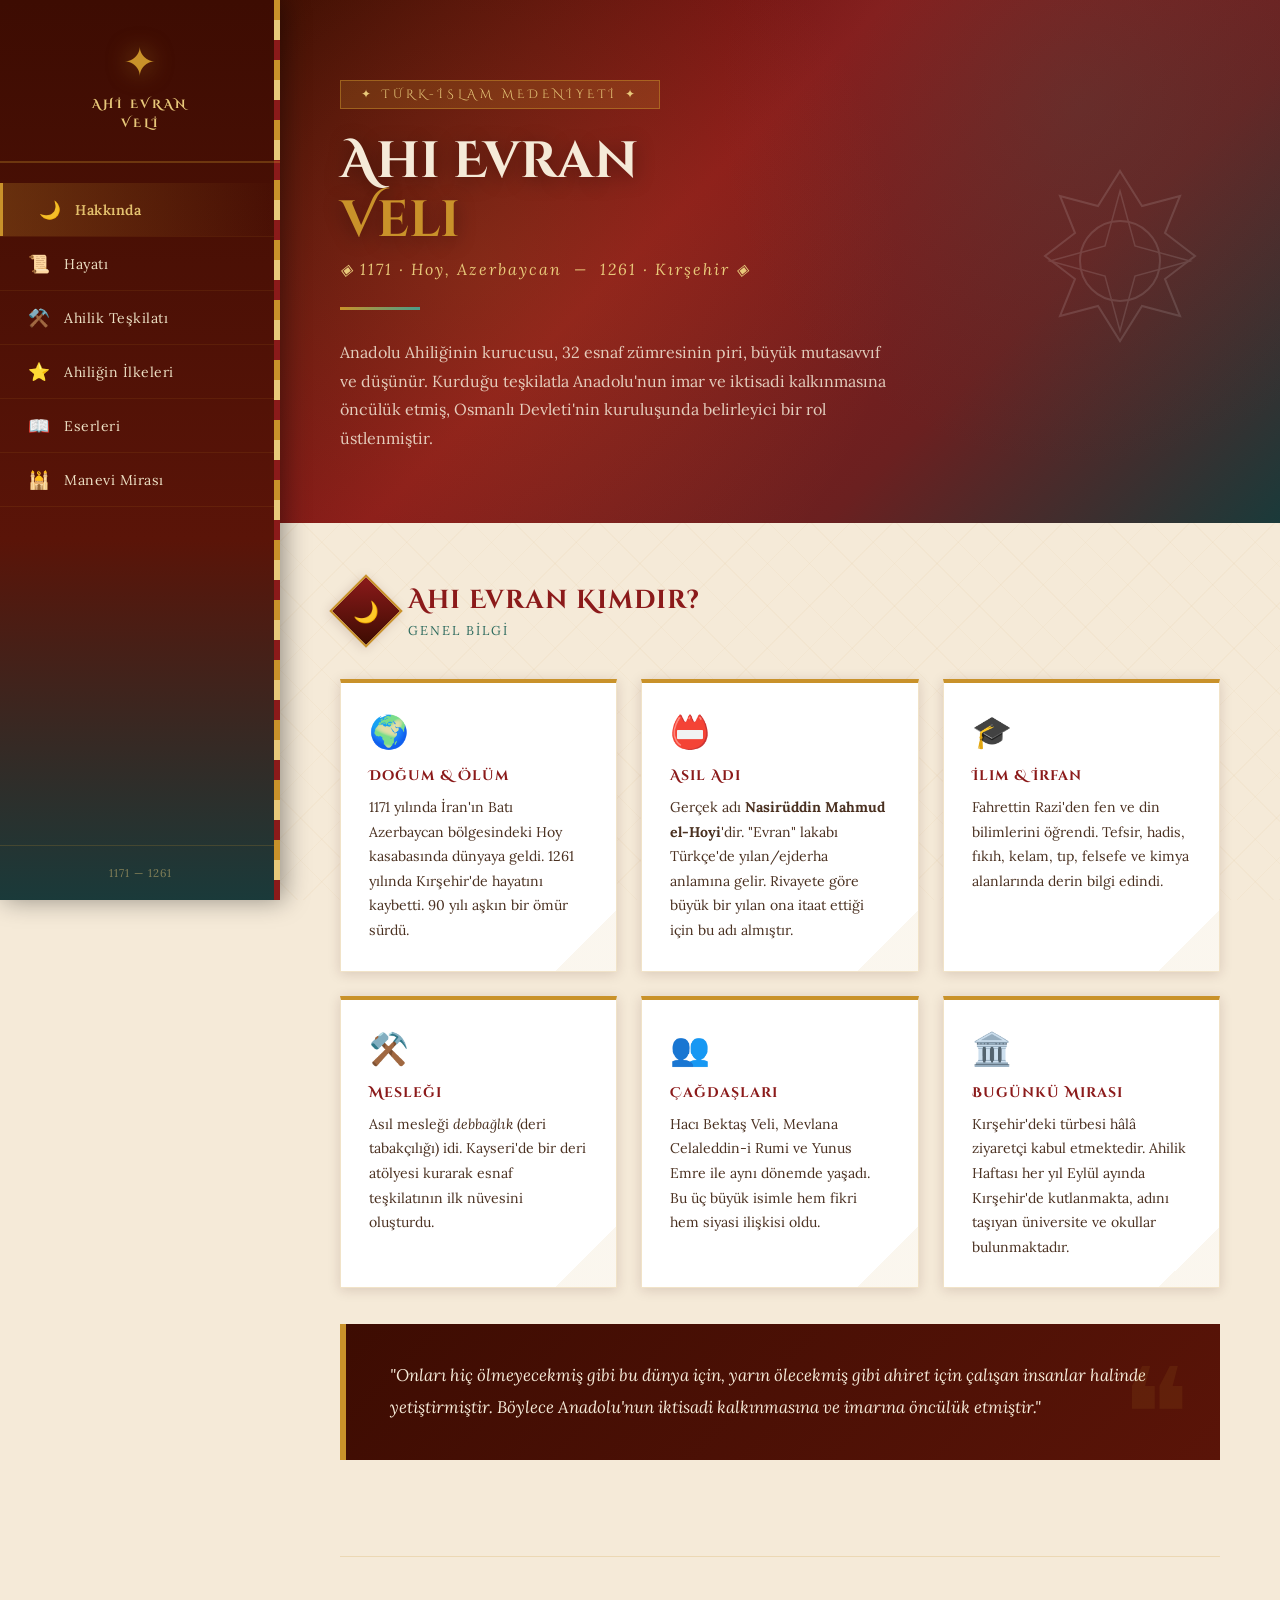
<file: ahi_evran (1).html>
<!DOCTYPE html>
<html lang="tr">
<head>
  <meta charset="UTF-8" />
  <meta name="viewport" content="width=device-width, initial-scale=1.0" />
  <title>Ahi Evran — Ahilik Teşkilatının Kurucusu</title>
  <style>
@import url('https://fonts.googleapis.com/css2?family=Cinzel+Decorative:wght@400;700;900&family=Lora:ital,wght@0,400;0,600;1,400&display=swap');

:root {
  --deep-maroon: #3d0c02;
  --rich-crimson: #8b1a1a;
  --warm-gold: #c9922a;
  --pale-gold: #e8c97a;
  --ivory: #f5ead8;
  --parchment: #ede0c4;
  --dark-teal: #1a3a3a;
  --teal: #2e6b5e;
  --light-teal: #4a9e8a;
  --sidebar-width: 280px;
  --shadow-heavy: 0 8px 32px rgba(61,12,2,0.35);
  --shadow-soft: 0 2px 12px rgba(61,12,2,0.15);
}

* {
  margin: 0;
  padding: 0;
  box-sizing: border-box;
}

body {
  font-family: 'Lora', Georgia, serif;
  background-color: var(--ivory);
  color: var(--deep-maroon);
  display: flex;
  min-height: 100vh;
}

/* ── GEOMETRIC PATTERN BACKGROUND ── */
body::before {
  content: '';
  position: fixed;
  inset: 0;
  background-image:
    repeating-linear-gradient(45deg, rgba(201,146,42,0.04) 0px, rgba(201,146,42,0.04) 1px, transparent 1px, transparent 30px),
    repeating-linear-gradient(-45deg, rgba(201,146,42,0.04) 0px, rgba(201,146,42,0.04) 1px, transparent 1px, transparent 30px);
  pointer-events: none;
  z-index: 0;
}

/* ════════════════════════════════
   SIDEBAR
════════════════════════════════ */
.sidebar {
  width: var(--sidebar-width);
  min-height: 100vh;
  background: linear-gradient(180deg, var(--deep-maroon) 0%, #5a1408 60%, var(--dark-teal) 100%);
  position: fixed;
  left: 0;
  top: 0;
  z-index: 100;
  display: flex;
  flex-direction: column;
  box-shadow: 4px 0 24px rgba(0,0,0,0.4);
  overflow: hidden;
}

/* Geometric border on sidebar */
.sidebar::before {
  content: '';
  position: absolute;
  top: 0; right: 0;
  width: 6px;
  height: 100%;
  background: repeating-linear-gradient(
    180deg,
    var(--warm-gold) 0px, var(--warm-gold) 20px,
    var(--pale-gold) 20px, var(--pale-gold) 40px,
    var(--rich-crimson) 40px, var(--rich-crimson) 60px
  );
}

.sidebar-logo {
  padding: 36px 24px 28px;
  text-align: center;
  border-bottom: 2px solid rgba(201,146,42,0.3);
  position: relative;
}

.sidebar-logo .star {
  font-size: 2.5rem;
  color: var(--warm-gold);
  display: block;
  margin-bottom: 8px;
  filter: drop-shadow(0 0 12px rgba(201,146,42,0.6));
  animation: glow 3s ease-in-out infinite alternate;
}

@keyframes glow {
  from { filter: drop-shadow(0 0 8px rgba(201,146,42,0.4)); }
  to   { filter: drop-shadow(0 0 20px rgba(201,146,42,0.9)); }
}

.sidebar-logo h2 {
  font-family: 'Cinzel Decorative', serif;
  font-size: 0.75rem;
  color: var(--pale-gold);
  letter-spacing: 3px;
  text-transform: uppercase;
  line-height: 1.6;
}

/* Navigation */
nav {
  flex: 1;
  padding: 20px 0;
}

nav ul {
  list-style: none;
}

nav ul li {
  border-bottom: 1px solid rgba(201,146,42,0.1);
}

nav ul li a {
  display: flex;
  align-items: center;
  gap: 14px;
  padding: 15px 28px;
  color: var(--parchment);
  text-decoration: none;
  font-family: 'Lora', serif;
  font-size: 0.88rem;
  letter-spacing: 0.5px;
  transition: all 0.3s ease;
  position: relative;
  overflow: hidden;
}

nav ul li a::before {
  content: '';
  position: absolute;
  left: 0; top: 0;
  width: 0; height: 100%;
  background: linear-gradient(90deg, rgba(201,146,42,0.25), transparent);
  transition: width 0.3s ease;
}

nav ul li a:hover::before,
nav ul li a.active::before {
  width: 100%;
}

nav ul li a:hover,
nav ul li a.active {
  color: var(--pale-gold);
  padding-left: 36px;
}

nav ul li a .nav-icon {
  font-size: 1.1rem;
  width: 22px;
  text-align: center;
  flex-shrink: 0;
}

nav ul li a.active {
  font-weight: 600;
  border-left: 3px solid var(--warm-gold);
}

.sidebar-footer {
  padding: 20px 24px;
  border-top: 1px solid rgba(201,146,42,0.2);
  text-align: center;
  font-size: 0.7rem;
  color: rgba(232,201,122,0.5);
  letter-spacing: 1px;
}

/* ════════════════════════════════
   MAIN CONTENT
════════════════════════════════ */
.main-wrapper {
  margin-left: var(--sidebar-width);
  flex: 1;
  position: relative;
  z-index: 1;
}

/* ── HERO ── */
.hero {
  background: linear-gradient(135deg, var(--deep-maroon) 0%, var(--rich-crimson) 40%, #6b2020 70%, var(--dark-teal) 100%);
  padding: 80px 60px 70px;
  position: relative;
  overflow: hidden;
}

.hero::before {
  content: '';
  position: absolute;
  inset: 0;
  background-image:
    radial-gradient(circle at 20% 50%, rgba(201,146,42,0.15) 0%, transparent 50%),
    radial-gradient(circle at 80% 20%, rgba(46,107,94,0.2) 0%, transparent 40%);
}

/* Decorative medallion */
.hero-medallion {
  position: absolute;
  right: 60px;
  top: 50%;
  transform: translateY(-50%);
  width: 200px;
  height: 200px;
  opacity: 0.12;
}

.hero-medallion svg {
  width: 100%;
  height: 100%;
}

.hero-content {
  position: relative;
  max-width: 680px;
}

.hero-badge {
  display: inline-block;
  background: rgba(201,146,42,0.2);
  border: 1px solid rgba(201,146,42,0.5);
  color: var(--pale-gold);
  font-size: 0.72rem;
  letter-spacing: 4px;
  text-transform: uppercase;
  padding: 6px 20px;
  margin-bottom: 24px;
  font-family: 'Cinzel Decorative', serif;
}

.hero h1 {
  font-family: 'Cinzel Decorative', serif;
  font-size: clamp(2.2rem, 4vw, 3.5rem);
  color: var(--ivory);
  line-height: 1.15;
  margin-bottom: 8px;
  text-shadow: 0 4px 20px rgba(0,0,0,0.4);
}

.hero h1 span {
  color: var(--warm-gold);
  display: block;
}

.hero-dates {
  color: var(--pale-gold);
  font-size: 1rem;
  letter-spacing: 2px;
  margin-bottom: 28px;
  font-style: italic;
}

.hero-desc {
  color: rgba(245,234,216,0.85);
  font-size: 1rem;
  line-height: 1.8;
  max-width: 560px;
}

.hero-divider {
  width: 80px;
  height: 3px;
  background: linear-gradient(90deg, var(--warm-gold), var(--light-teal));
  margin: 28px 0;
}

/* ── SECTIONS ── */
.content-area {
  padding: 0 60px 60px;
}

section {
  padding: 60px 0;
  border-bottom: 1px solid rgba(201,146,42,0.2);
  display: none;
}

section.active {
  display: block;
}

.section-header {
  display: flex;
  align-items: center;
  gap: 16px;
  margin-bottom: 40px;
}

.section-icon {
  width: 52px;
  height: 52px;
  background: linear-gradient(135deg, var(--rich-crimson), var(--deep-maroon));
  border: 2px solid var(--warm-gold);
  border-radius: 0;
  transform: rotate(45deg);
  display: flex;
  align-items: center;
  justify-content: center;
  flex-shrink: 0;
  box-shadow: var(--shadow-soft);
}

.section-icon span {
  transform: rotate(-45deg);
  font-size: 1.3rem;
}

.section-header h2 {
  font-family: 'Cinzel Decorative', serif;
  font-size: 1.6rem;
  color: var(--rich-crimson);
  letter-spacing: 1px;
}

.section-header p {
  font-size: 0.8rem;
  color: var(--teal);
  letter-spacing: 2px;
  text-transform: uppercase;
  margin-top: 4px;
}

/* ── INFO CARDS ── */
.card-grid {
  display: grid;
  grid-template-columns: repeat(auto-fit, minmax(260px, 1fr));
  gap: 24px;
  margin-bottom: 36px;
}

.info-card {
  background: white;
  border: 1px solid rgba(201,146,42,0.25);
  border-top: 4px solid var(--warm-gold);
  padding: 28px;
  position: relative;
  box-shadow: var(--shadow-soft);
  transition: transform 0.3s ease, box-shadow 0.3s ease;
}

.info-card:hover {
  transform: translateY(-4px);
  box-shadow: var(--shadow-heavy);
}

.info-card::before {
  content: '';
  position: absolute;
  bottom: 0; right: 0;
  width: 60px; height: 60px;
  background: linear-gradient(135deg, transparent 50%, rgba(201,146,42,0.08) 50%);
}

.info-card .card-icon {
  font-size: 2rem;
  margin-bottom: 14px;
  display: block;
}

.info-card h3 {
  font-family: 'Cinzel Decorative', serif;
  font-size: 0.9rem;
  color: var(--rich-crimson);
  letter-spacing: 1px;
  margin-bottom: 10px;
}

.info-card p {
  font-size: 0.88rem;
  line-height: 1.75;
  color: #4a3020;
}

/* ── TIMELINE ── */
.timeline {
  position: relative;
  padding-left: 40px;
}

.timeline::before {
  content: '';
  position: absolute;
  left: 8px; top: 0;
  width: 2px;
  height: 100%;
  background: linear-gradient(180deg, var(--warm-gold), var(--teal));
}

.timeline-item {
  position: relative;
  margin-bottom: 36px;
  animation: fadeIn 0.5s ease both;
}

.timeline-item::before {
  content: '';
  position: absolute;
  left: -38px;
  top: 8px;
  width: 16px;
  height: 16px;
  background: var(--warm-gold);
  transform: rotate(45deg);
  box-shadow: 0 0 0 3px var(--ivory), 0 0 0 5px var(--warm-gold);
}

.timeline-year {
  font-family: 'Cinzel Decorative', serif;
  font-size: 0.8rem;
  color: var(--teal);
  letter-spacing: 2px;
  margin-bottom: 6px;
}

.timeline-item h3 {
  font-size: 1rem;
  font-weight: 600;
  color: var(--rich-crimson);
  margin-bottom: 6px;
}

.timeline-item p {
  font-size: 0.87rem;
  line-height: 1.75;
  color: #4a3020;
}

/* ── QUOTE BLOCK ── */
.quote-block {
  background: linear-gradient(135deg, var(--deep-maroon) 0%, #5a1408 100%);
  border-left: 6px solid var(--warm-gold);
  padding: 36px 44px;
  margin: 36px 0;
  position: relative;
  overflow: hidden;
}

.quote-block::after {
  content: '❝';
  position: absolute;
  right: 30px; bottom: -20px;
  font-size: 8rem;
  color: rgba(201,146,42,0.1);
  font-family: serif;
  line-height: 1;
}

.quote-block p {
  color: var(--ivory);
  font-size: 1.05rem;
  line-height: 1.9;
  font-style: italic;
}

/* ── WORKS GRID ── */
.works-grid {
  display: grid;
  grid-template-columns: repeat(auto-fit, minmax(220px, 1fr));
  gap: 20px;
}

.work-item {
  background: linear-gradient(135deg, var(--parchment), var(--ivory));
  border: 1px solid rgba(201,146,42,0.3);
  padding: 24px;
  text-align: center;
  transition: all 0.3s ease;
  position: relative;
}

.work-item::before {
  content: '';
  position: absolute;
  inset: 4px;
  border: 1px solid rgba(201,146,42,0.15);
  pointer-events: none;
}

.work-item:hover {
  background: linear-gradient(135deg, #f5e4c0, var(--parchment));
  transform: translateY(-3px);
  box-shadow: var(--shadow-soft);
}

.work-item .work-icon {
  font-size: 2.2rem;
  display: block;
  margin-bottom: 12px;
}

.work-item h3 {
  font-family: 'Cinzel Decorative', serif;
  font-size: 0.78rem;
  color: var(--rich-crimson);
  letter-spacing: 1px;
  margin-bottom: 8px;
}

.work-item p {
  font-size: 0.82rem;
  line-height: 1.65;
  color: #5a3a20;
}

/* ── PRINCIPLES GRID ── */
.principles-grid {
  display: grid;
  grid-template-columns: repeat(auto-fit, minmax(160px, 1fr));
  gap: 16px;
}

.principle-item {
  background: linear-gradient(160deg, var(--teal), var(--dark-teal));
  padding: 28px 20px;
  text-align: center;
  clip-path: polygon(50% 0%, 100% 25%, 100% 75%, 50% 100%, 0% 75%, 0% 25%);
  transition: transform 0.3s ease;
  cursor: default;
}

.principle-item:hover {
  transform: scale(1.05);
}

.principle-item .p-icon {
  font-size: 1.8rem;
  display: block;
  margin-bottom: 10px;
}

.principle-item h3 {
  font-family: 'Cinzel Decorative', serif;
  font-size: 0.65rem;
  color: var(--pale-gold);
  letter-spacing: 1px;
}

/* Prose text */
.prose {
  font-size: 0.95rem;
  line-height: 1.9;
  color: #3d2010;
  max-width: 780px;
}

.prose + .prose {
  margin-top: 18px;
}

@keyframes fadeIn {
  from { opacity: 0; transform: translateX(-20px); }
  to   { opacity: 1; transform: translateX(0); }
}

/* ── RESPONSIVE ── */
@media (max-width: 900px) {
  :root { --sidebar-width: 64px; }
  .sidebar-logo h2,
  nav ul li a span.nav-text,
  .sidebar-footer { display: none; }
  nav ul li a { padding: 16px; justify-content: center; }
  nav ul li a .nav-icon { font-size: 1.3rem; }
  .hero { padding: 50px 30px; }
  .content-area { padding: 0 30px 40px; }
}

</style>
</head>
<body>

<!-- ══════════════════════════════
     SIDEBAR
══════════════════════════════ -->
<aside class="sidebar">
  <div class="sidebar-logo">
    <span class="star">✦</span>
    <h2>Ahi Evran<br/>Veli</h2>
  </div>

  <nav>
    <ul>
      <li>
        <a href="#" class="active" onclick="showSection('hakkinda', this)">
          <span class="nav-icon">🌙</span>
          <span class="nav-text">Hakkında</span>
        </a>
      </li>
      <li>
        <a href="#" onclick="showSection('hayati', this)">
          <span class="nav-icon">📜</span>
          <span class="nav-text">Hayatı</span>
        </a>
      </li>
      <li>
        <a href="#" onclick="showSection('ahilik', this)">
          <span class="nav-icon">⚒️</span>
          <span class="nav-text">Ahilik Teşkilatı</span>
        </a>
      </li>
      <li>
        <a href="#" onclick="showSection('ilkeler', this)">
          <span class="nav-icon">⭐</span>
          <span class="nav-text">Ahiliğin İlkeleri</span>
        </a>
      </li>
      <li>
        <a href="#" onclick="showSection('eserler', this)">
          <span class="nav-icon">📖</span>
          <span class="nav-text">Eserleri</span>
        </a>
      </li>
      <li>
        <a href="#" onclick="showSection('mirac', this)">
          <span class="nav-icon">🕌</span>
          <span class="nav-text">Manevi Mirası</span>
        </a>
      </li>
    </ul>
  </nav>

  <div class="sidebar-footer">
    1171 — 1261
  </div>
</aside>

<!-- ══════════════════════════════
     MAIN
══════════════════════════════ -->
<main class="main-wrapper">

  <!-- HERO -->
  <header class="hero">
    <div class="hero-medallion">
      <svg viewBox="0 0 200 200" fill="none" xmlns="http://www.w3.org/2000/svg">
        <polygon points="100,10 122,45 160,35 145,72 175,95 145,118 160,155 122,145 100,180 78,145 40,155 55,118 25,95 55,72 40,35 78,45" stroke="white" stroke-width="2" fill="none"/>
        <circle cx="100" cy="100" r="40" stroke="white" stroke-width="2" fill="none"/>
        <polygon points="100,30 115,85 170,100 115,115 100,170 85,115 30,100 85,85" stroke="white" stroke-width="1.5" fill="none"/>
      </svg>
    </div>
    <div class="hero-content">
      <span class="hero-badge">✦ Türk-İslam Medeniyeti ✦</span>
      <h1>Ahi Evran<span>Veli</span></h1>
      <p class="hero-dates">◈ 1171 · Hoy, Azerbaycan &nbsp;—&nbsp; 1261 · Kırşehir ◈</p>
      <div class="hero-divider"></div>
      <p class="hero-desc">
        Anadolu Ahiliğinin kurucusu, 32 esnaf zümresinin piri, büyük mutasavvıf ve
        düşünür. Kurduğu teşkilatla Anadolu'nun imar ve iktisadi kalkınmasına öncülük
        etmiş, Osmanlı Devleti'nin kuruluşunda belirleyici bir rol üstlenmiştir.
      </p>
    </div>
  </header>

  <div class="content-area">

    <!-- ── HAKKINDA ── -->
    <section id="hakkinda" class="active">
      <div class="section-header">
        <div class="section-icon"><span>🌙</span></div>
        <div>
          <h2>Ahi Evran Kimdir?</h2>
          <p>Genel Bilgi</p>
        </div>
      </div>

      <div class="card-grid">
        <div class="info-card">
          <span class="card-icon">🌍</span>
          <h3>Doğum & Ölüm</h3>
          <p>1171 yılında İran'ın Batı Azerbaycan bölgesindeki Hoy kasabasında dünyaya geldi. 1261 yılında Kırşehir'de hayatını kaybetti. 90 yılı aşkın bir ömür sürdü.</p>
        </div>
        <div class="info-card">
          <span class="card-icon">📛</span>
          <h3>Asıl Adı</h3>
          <p>Gerçek adı <strong>Nasirüddin Mahmud el-Hoyi</strong>'dir. "Evran" lakabı Türkçe'de yılan/ejderha anlamına gelir. Rivayete göre büyük bir yılan ona itaat ettiği için bu adı almıştır.</p>
        </div>
        <div class="info-card">
          <span class="card-icon">🎓</span>
          <h3>İlim & İrfan</h3>
          <p>Fahrettin Razi'den fen ve din bilimlerini öğrendi. Tefsir, hadis, fıkıh, kelam, tıp, felsefe ve kimya alanlarında derin bilgi edindi.</p>
        </div>
        <div class="info-card">
          <span class="card-icon">⚒️</span>
          <h3>Mesleği</h3>
          <p>Asıl mesleği <em>debbağlık</em> (deri tabakçılığı) idi. Kayseri'de bir deri atölyesi kurarak esnaf teşkilatının ilk nüvesini oluşturdu.</p>
        </div>
        <div class="info-card">
          <span class="card-icon">👥</span>
          <h3>Çağdaşları</h3>
          <p>Hacı Bektaş Veli, Mevlana Celaleddin-i Rumi ve Yunus Emre ile aynı dönemde yaşadı. Bu üç büyük isimle hem fikri hem siyasi ilişkisi oldu.</p>
        </div>
        <div class="info-card">
          <span class="card-icon">🏛️</span>
          <h3>Bugünkü Mirası</h3>
          <p>Kırşehir'deki türbesi hâlâ ziyaretçi kabul etmektedir. Ahilik Haftası her yıl Eylül ayında Kırşehir'de kutlanmakta, adını taşıyan üniversite ve okullar bulunmaktadır.</p>
        </div>
      </div>

      <div class="quote-block">
        <p>
          "Onları hiç ölmeyecekmiş gibi bu dünya için, yarın ölecekmiş gibi ahiret için
          çalışan insanlar halinde yetiştirmiştir. Böylece Anadolu'nun iktisadi kalkınmasına
          ve imarına öncülük etmiştir."
        </p>
      </div>
    </section>

    <!-- ── HAYATI ── -->
    <section id="hayati">
      <div class="section-header">
        <div class="section-icon"><span>📜</span></div>
        <div>
          <h2>Hayatı</h2>
          <p>Kronolojik Yaşam Öyküsü</p>
        </div>
      </div>

      <p class="prose">
        Ahi Evran'ın hayatı, 13. yüzyılın siyasi kargaşası ve Moğol istilasının Anadolu'yu kasıp kavurduğu
        bir dönemde geçmiştir. Buna rağmen o, ilim, meslek ve tasavvuf alanındaki faaliyetlerini hiç
        durdurmamış; gittiği her şehirde yeni bir yapılanmanın çekirdeğini oluşturmuştur.
      </p>

      <br>

      <div class="timeline">
        <div class="timeline-item">
          <div class="timeline-year">1171</div>
          <h3>Hoy'da Doğuş</h3>
          <p>İran'ın Batı Azerbaycan bölgesindeki Hoy kasabasında dünyaya geldi. Çocukluğu ve ilk tahsil yılları Azerbaycan'da geçti.</p>
        </div>
        <div class="timeline-item">
          <div class="timeline-year">~1190–1200</div>
          <h3>Horasan ve Maveraünnehir Yolculuğu</h3>
          <p>Gençliğinde Horasan'a giderek ünlü alim Fahrettin Razi'den felsefe, tıp ve din ilimleri öğrendi. İbn-i Sina ve Farabi'nin eserlerinden ilham aldı.</p>
        </div>
        <div class="timeline-item">
          <div class="timeline-year">~1204</div>
          <h3>Bağdat ve Fütüvvet Teşkilatı</h3>
          <p>Hac dönüşünde şeyhi Evhadüddin Kirmani ile tanıştı. Abbasi Halifesi Nasır Lidinillah'ın kurduğu Fütüvvet Teşkilatı'na katıldı. Kirmani'nin kızı Fatma Bacı ile evlendi.</p>
        </div>
        <div class="timeline-item">
          <div class="timeline-year">~1205</div>
          <h3>Anadolu'ya Gelişi</h3>
          <p>Muhyiddin İbn Arabi ve hocası Kirmani ile birlikte Selçuklu Sultanı I. Gıyaseddin Keyhüsrev'in daveti üzerine Anadolu'ya geçti. Konya'ya yerleşti.</p>
        </div>
        <div class="timeline-item">
          <div class="timeline-year">~1207</div>
          <h3>Kayseri'de İlk Teşkilat</h3>
          <p>Kayseri'ye yerleşerek bir deri atölyesi kurdu ve ilk Ahi teşkilatını burada oluşturdu. Sultan I. Gıyaseddin'in desteğiyle teşkilat hızla büyüdü.</p>
        </div>
        <div class="timeline-item">
          <div class="timeline-year">1227–1237</div>
          <h3>Konya'da Altın Çağ</h3>
          <p>Sultan I. Alaeddin Keykubad'ın himayesinde Konya'da hem sanatını icra etti hem de müderrislik yaptı. Ahilik teşkilatı Anadolu'ya yayıldı.</p>
        </div>
        <div class="timeline-item">
          <div class="timeline-year">1237–1245</div>
          <h3>Hapis ve Sürgün</h3>
          <p>Sultana suikast düzenleyenlere karşı çıktığı için II. Gıyaseddin Keyhüsrev tarafından Konya'da tutuklandı. Sekiz yıl boyunca hapis yattı.</p>
        </div>
        <div class="timeline-item">
          <div class="timeline-year">1247–1261</div>
          <h3>Kırşehir'de Son Yıllar</h3>
          <p>Serbest bırakıldıktan sonra Denizli'ye, ardından Kırşehir'e yerleşti. Ömrünün son 15 yılını burada geçirdi. 1261'de hayatını kaybetti.</p>
        </div>
      </div>
    </section>

    <!-- ── AHİLİK ── -->
    <section id="ahilik">
      <div class="section-header">
        <div class="section-icon"><span>⚒️</span></div>
        <div>
          <h2>Ahilik Teşkilatı</h2>
          <p>Meslek, Ahlak ve Dayanışma</p>
        </div>
      </div>

      <p class="prose">
        Ahilik, Ahi Evran tarafından kurulan ve Selçuklu ile Osmanlı coğrafyasında asırlar boyunca
        hayat bulan bir esnaf ve zanaat dayanışma teşkilatıdır. Yalnızca ekonomik bir örgütlenme
        olmayıp; ahlaki, dini ve sosyal boyutları olan kapsamlı bir hayat felsefesini temsil eder.
      </p>
      <p class="prose">
        Ahi Evran, Fütüvvet Teşkilatı'ndan ilham alarak Anadolu koşullarına özgü bir model geliştirdi.
        32 farklı esnaf zümresini tek çatı altında topladı. Kırşehir bu teşkilatın merkezi oldu ve
        buradan "İcazzetname" almayan hiçbir esnaf mesleğini icra edemezdi.
      </p>

      <br>

      <div class="card-grid">
        <div class="info-card">
          <span class="card-icon">🧑‍徒</span>
          <h3>Eğitim Kademeleri</h3>
          <p><strong>Yamaklık</strong> → <strong>Çıraklık</strong> (3 yıl) → <strong>Kalfalık</strong> (6 ay) → <strong>Ustalık</strong>. Her kademe özel törenlerle geçilir, peştamal/şed kuşatma en önemli gelenekti.</p>
        </div>
        <div class="info-card">
          <span class="card-icon">🤝</span>
          <h3>Dayanışma Ruhu</h3>
          <p>Teşkilat üyeleri birbirinin yükünü taşır, fakiri doyurur, yolcuya kapı açardı. Zaviyeler hem iş hem de misafirhane işlevi görürdü.</p>
        </div>
        <div class="info-card">
          <span class="card-icon">⚖️</span>
          <h3>Kalite Güvencesi</h3>
          <p>Üretilen malların kalitesi sıkı denetim altındaydı. Hile yapan, müşteriyi aldatan esnaf teşkilattan ihraç edilirdi. Bu sayede Selçuklu malları dünya ticaretinde saygınlık kazandı.</p>
        </div>
        <div class="info-card">
          <span class="card-icon">🕌</span>
          <h3>Manevi Boyut</h3>
          <p>Ahilik salt meslek eğitimi değildi; tasavvuf anlayışıyla iç içeydi. Ahiler hem usta hem de gönül eri olmak zorundaydı. Namaz, oruç ve dürüstlük temel şarttı.</p>
        </div>
      </div>

      <div class="quote-block">
        <p>
          "Ahi Evran, 32 çeşit esnafı teşkilatlandırmış; Selçuklu ve Osmanlı coğrafyasında sanatını
          icra eden bütün esnaflar İslam medeniyetinin zirve kuruluşu Ahilik Teşkilatının merkezi
          Kırşehir'den İcazetname almışlardır."
        </p>
      </div>
    </section>

    <!-- ── İLKELER ── -->
    <section id="ilkeler">
      <div class="section-header">
        <div class="section-icon"><span>⭐</span></div>
        <div>
          <h2>Ahiliğin İlkeleri</h2>
          <p>Fazilet ve Ahlak Anlayışı</p>
        </div>
      </div>

      <p class="prose" style="margin-bottom: 36px;">
        Ahilik yalnızca bir meslek örgütlenmesi değil, insanı her yönüyle şekillendirmeyi hedefleyen
        bir yaşam felsefesidir. Bu felsefenin temelinde kardeşlik, dürüstlük, cömertlik ve üretim sevinci yatar.
      </p>

      <div class="principles-grid">
        <div class="principle-item">
          <span class="p-icon">🤝</span>
          <h3>Kardeşlik</h3>
        </div>
        <div class="principle-item">
          <span class="p-icon">💎</span>
          <h3>Dürüstlük</h3>
        </div>
        <div class="principle-item">
          <span class="p-icon">🎁</span>
          <h3>Cömertlik</h3>
        </div>
        <div class="principle-item">
          <span class="p-icon">⚒️</span>
          <h3>Üretim</h3>
        </div>
        <div class="principle-item">
          <span class="p-icon">🦁</span>
          <h3>Yiğitlik</h3>
        </div>
        <div class="principle-item">
          <span class="p-icon">📚</span>
          <h3>İlim</h3>
        </div>
        <div class="principle-item">
          <span class="p-icon">🌙</span>
          <h3>Takva</h3>
        </div>
        <div class="principle-item">
          <span class="p-icon">🌱</span>
          <h3>Fedakarlık</h3>
        </div>
      </div>

      <br><br>

      <div class="card-grid">
        <div class="info-card">
          <span class="card-icon">🚪</span>
          <h3>Açık Kapı Geleneği</h3>
          <p>Ahi zaviyelerinde kapılar her zaman açıktı. Yoldan geçen herkes — yabancı ya da fakir — misafir edilir, doyurulur ve barındırılırdı.</p>
        </div>
        <div class="info-card">
          <span class="card-icon">🙅</span>
          <h3>Yasak Davranışlar</h3>
          <p>Bir Ahi; iftira atmaz, haksız rekabet yapmaz, çalışmaktan kaçınmaz, hile yapmaz, yoksulu ezmez. Bu kurallara uymayan teşkilattan ihraç edilirdi.</p>
        </div>
        <div class="info-card">
          <span class="card-icon">🌺</span>
          <h3>Kadın Kolu: Bacıyan-ı Rum</h3>
          <p>Ahi Evran'ın eşi Fatma Bacı tarafından kurulan kadın teşkilatı, kadınların toplumsal hayata aktif katılımını sağlayan öncü bir yapıydı.</p>
        </div>
      </div>
    </section>

    <!-- ── ESERLER ── -->
    <section id="eserler">
      <div class="section-header">
        <div class="section-icon"><span>📖</span></div>
        <div>
          <h2>Eserleri</h2>
          <p>İlmi Miras</p>
        </div>
      </div>

      <p class="prose" style="margin-bottom: 36px;">
        Ahi Evran, sadece pratik bir örgütleyici değil aynı zamanda üretken bir ilim adamıydı.
        Tasavvuf, felsefe, tıp ve ahlak üzerine kaleme aldığı eserler, döneminin entelektüel
        birikimini yansıtmaktadır.
      </p>

      <div class="works-grid">
        <div class="work-item">
          <span class="work-icon">📜</span>
          <h3>Metālib ül-İlāhiyye</h3>
          <p>Tasavvuf ve ilahi hakikatler üzerine kaleme aldığı felsefi-tasavvufi eseri.</p>
        </div>
        <div class="work-item">
          <span class="work-icon">🔬</span>
          <h3>Letāifü'l-Hikme</h3>
          <p>Felsefe ve bilgelik konularını işleyen; İbn-i Sina geleneğini sürdüren ilmi çalışması.</p>
        </div>
        <div class="work-item">
          <span class="work-icon">🌿</span>
          <h3>Tabsıratü'l-Mübtedi</h3>
          <p>Başlangıç düzeyindeki talebelere yönelik yazılmış bir tasavvuf rehberi.</p>
        </div>
        <div class="work-item">
          <span class="work-icon">⚕️</span>
          <h3>Tıp Risaleleri</h3>
          <p>Hocası Fahrettin Razi'nin etkisiyle tıp alanında da eserler verdi. İlaçlar ve tedavi yöntemleri üzerine çalışmalar kaleme aldı.</p>
        </div>
        <div class="work-item">
          <span class="work-icon">🏛️</span>
          <h3>Fütüvvetnameler</h3>
          <p>Ahilik teşkilatının kural ve törenlerini belirleyen, ahlaki ilkeleri aktaran temel rehber niteliğindeki metinler.</p>
        </div>
        <div class="work-item">
          <span class="work-icon">📿</span>
          <h3>Tasavvuf Risaleleri</h3>
          <p>Manevi olgunlaşma yolunu, nefis terbiyesini ve Allah'a yakınlaşmanın usullerini anlatan eserleri.</p>
        </div>
      </div>
    </section>

    <!-- ── MANEVİ MİRAS ── -->
    <section id="mirac">
      <div class="section-header">
        <div class="section-icon"><span>🕌</span></div>
        <div>
          <h2>Manevi Mirası</h2>
          <p>Tarih Boyunca Etkisi</p>
        </div>
      </div>

      <p class="prose">
        Ahi Evran'ın kurduğu teşkilat ve yaydığı düşünce sistemi, onun ölümünden sonra da
        asırlarca canlılığını korudu. Osmanlı Devleti'nin yükselmesinde Ahiliğin payı son
        derece büyüktür: Osmanlı'yı kuran Osman Gazi'nin kayınpederi Şeyh Edebali'nin de
        Ahi geleneğinden geldiği bilinmektedir.
      </p>
      <p class="prose">
        Kırşehir'deki Ahi Evran Zaviyesi, Osmanlı döneminde tüm Türk debbağlarının ve zanaat
        erbabının manevi merkezi olarak kabul görmüştür. XX. yüzyılın başlarına kadar esnaf
        zümresi üzerindeki manevi etkisini sürdürmüştür.
      </p>

      <br>

      <div class="card-grid">
        <div class="info-card">
          <span class="card-icon">🏰</span>
          <h3>Osmanlı'ya Etkisi</h3>
          <p>Ahilik, Osmanlı Devleti'nin sosyal ve ekonomik altyapısını oluşturdu. Esnaf loncaları Ahilik teşkilatının devamıydı. Osmanlı padişahları Ahi Evran'ın mirasına saygı gösterdi.</p>
        </div>
        <div class="info-card">
          <span class="card-icon">🗺️</span>
          <h3>Anadolu'nun Vatanlaşması</h3>
          <p>Moğol istilasından kaçan Türkmen göçmenler, Ahi tekkeleri sayesinde hem iş hem aş buldu. Ahilik bu göçmenleri Anadolu'ya kök saldırdı.</p>
        </div>
        <div class="info-card">
          <span class="card-icon">🎓</span>
          <h3>Eğitim Modeli</h3>
          <p>Ahiliğin çıraklık sistemi, Türkiye'deki mesleki eğitim sisteminin tarihsel prototipi sayılmaktadır. Bugün hâlâ anılmakta ve ilham kaynağı olmaktadır.</p>
        </div>
        <div class="info-card">
          <span class="card-icon">📅</span>
          <h3>Ahilik Haftası</h3>
          <p>Her yıl Eylül ayının ikinci haftasında Kırşehir'de "Ahilik Kültürü Haftası" kutlanmaktadır. Bu hafta tüm Türkiye'de esnaf ve sanatkarlar Ahi Evran'ı anmaktadır.</p>
        </div>
        <div class="info-card">
          <span class="card-icon">🕌</span>
          <h3>Türbe ve Külliye</h3>
          <p>Kırşehir'deki Ahi Evran Türbesi ve Külliyesi günümüzde de ziyaretçi kabul etmektedir. Türbe, Anadolu Ahiliğinin manevi ocağı olarak bilinmektedir.</p>
        </div>
        <div class="info-card">
          <span class="card-icon">🏫</span>
          <h3>Kırşehir Üniversitesi</h3>
          <p>Kırşehir Ahi Evran Üniversitesi, büyük piirin adını taşıyan ve onun mirasını gelecek kuşaklara taşımayı hedefleyen bir yükseköğretim kurumudur.</p>
        </div>
      </div>

      <div class="quote-block">
        <p>
          "Kardeşliğin, cömertliğin, yiğitliğin, fedakârlığın, doğruluğun, dürüstlüğün,
          kalitenin, üretimin, ahlâkın, sanatın, aklın ve bilimin esas alındığı Ahilik
          Teşkilatının kurucusu bu faziletli âlim ve mutasavvıf, Horasanlı Türkün onurudur."
        </p>
      </div>
    </section>

  </div><!-- /content-area -->
</main>

<script>
  function showSection(id, linkEl) {
    // Hide all sections
    document.querySelectorAll('section').forEach(s => s.classList.remove('active'));
    // Show target
    document.getElementById(id).classList.add('active');
    // Update nav active state
    document.querySelectorAll('nav a').forEach(a => a.classList.remove('active'));
    linkEl.classList.add('active');
    // Prevent default
    event.preventDefault();
  }
</script>

</body>
</html>
</file>
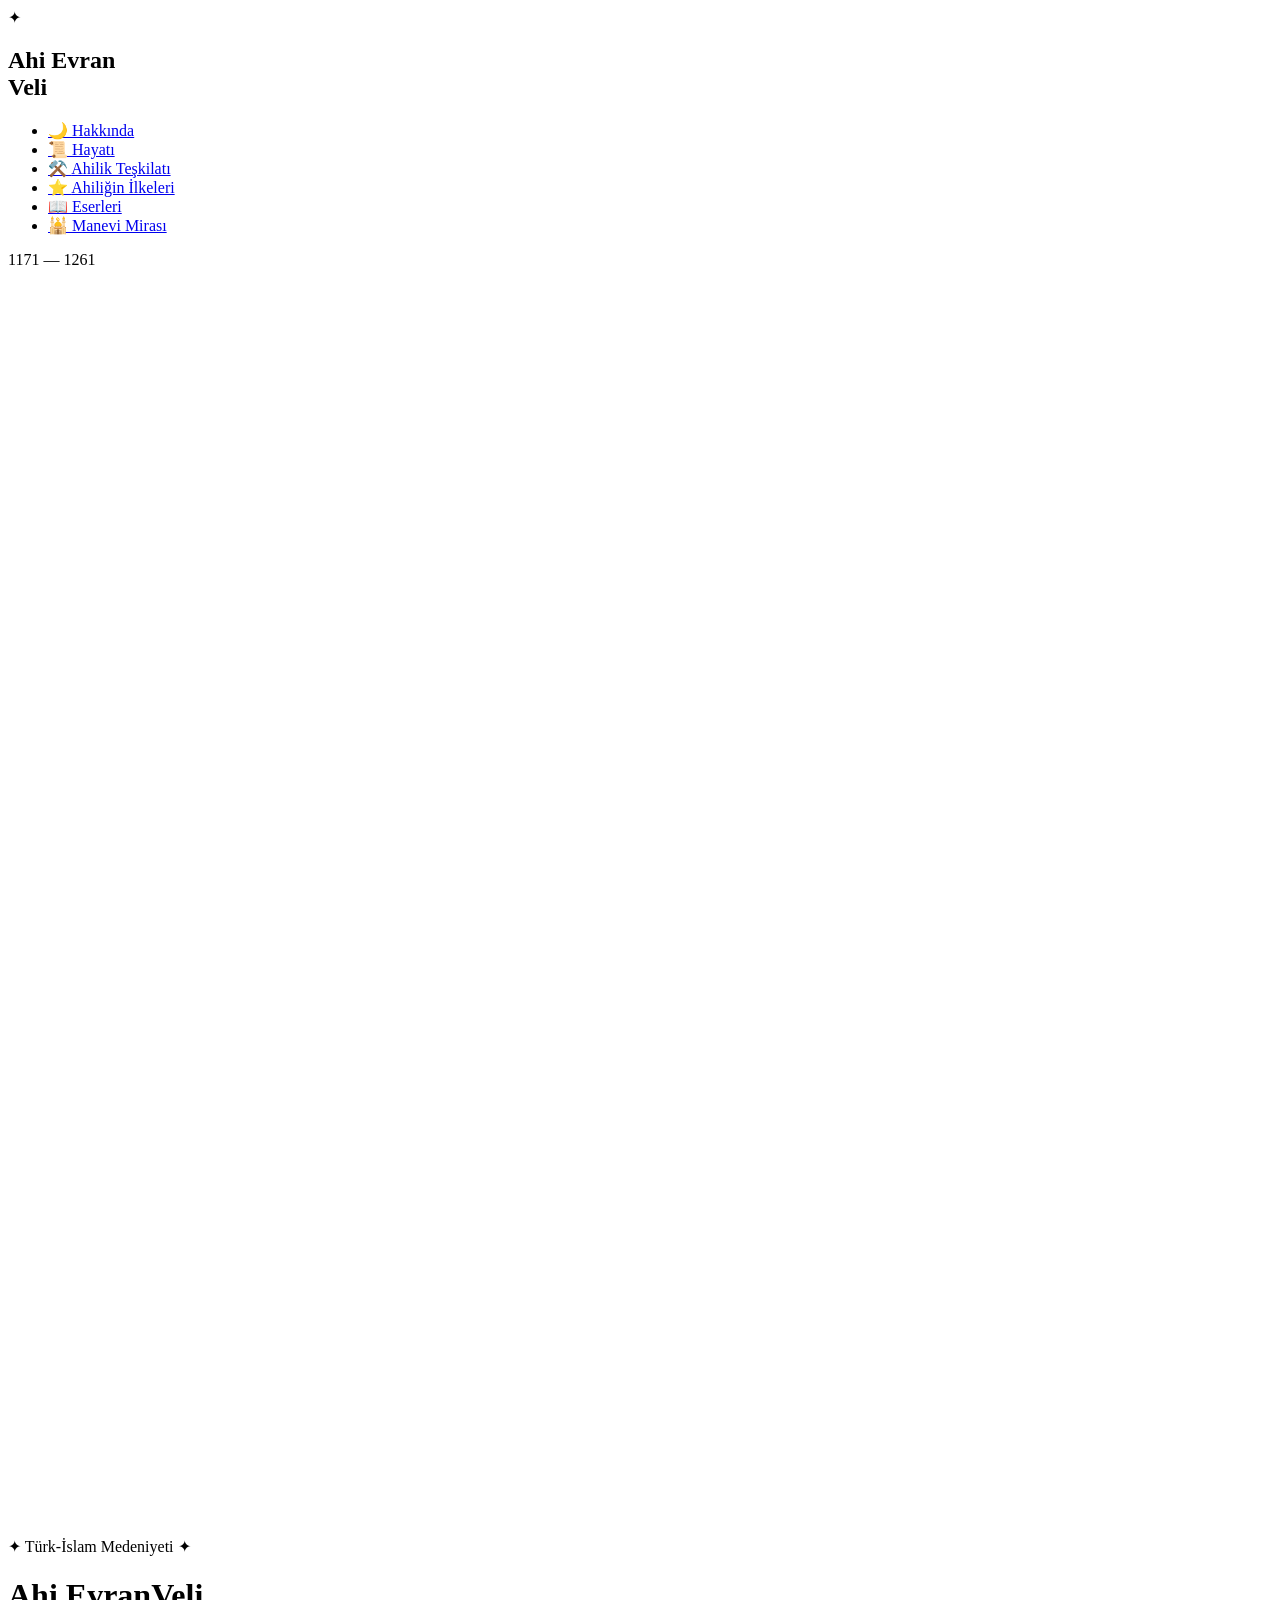
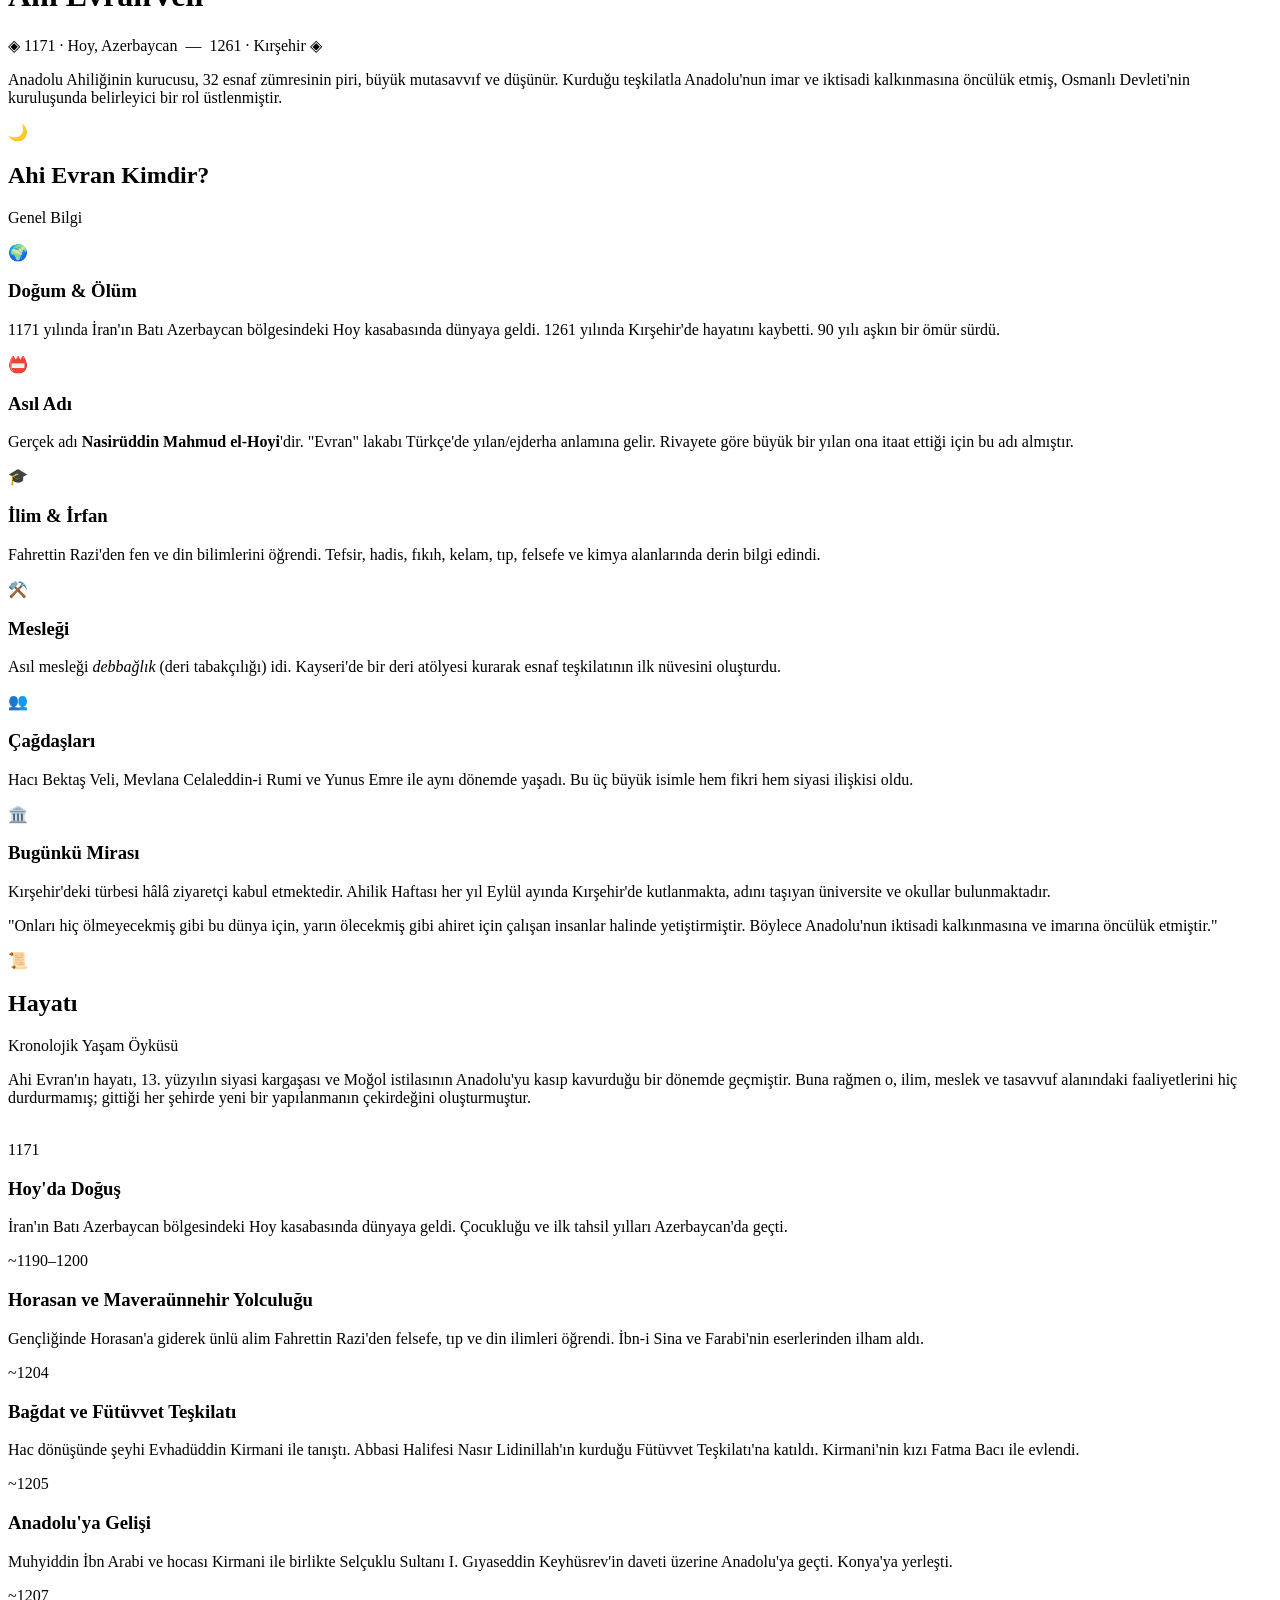
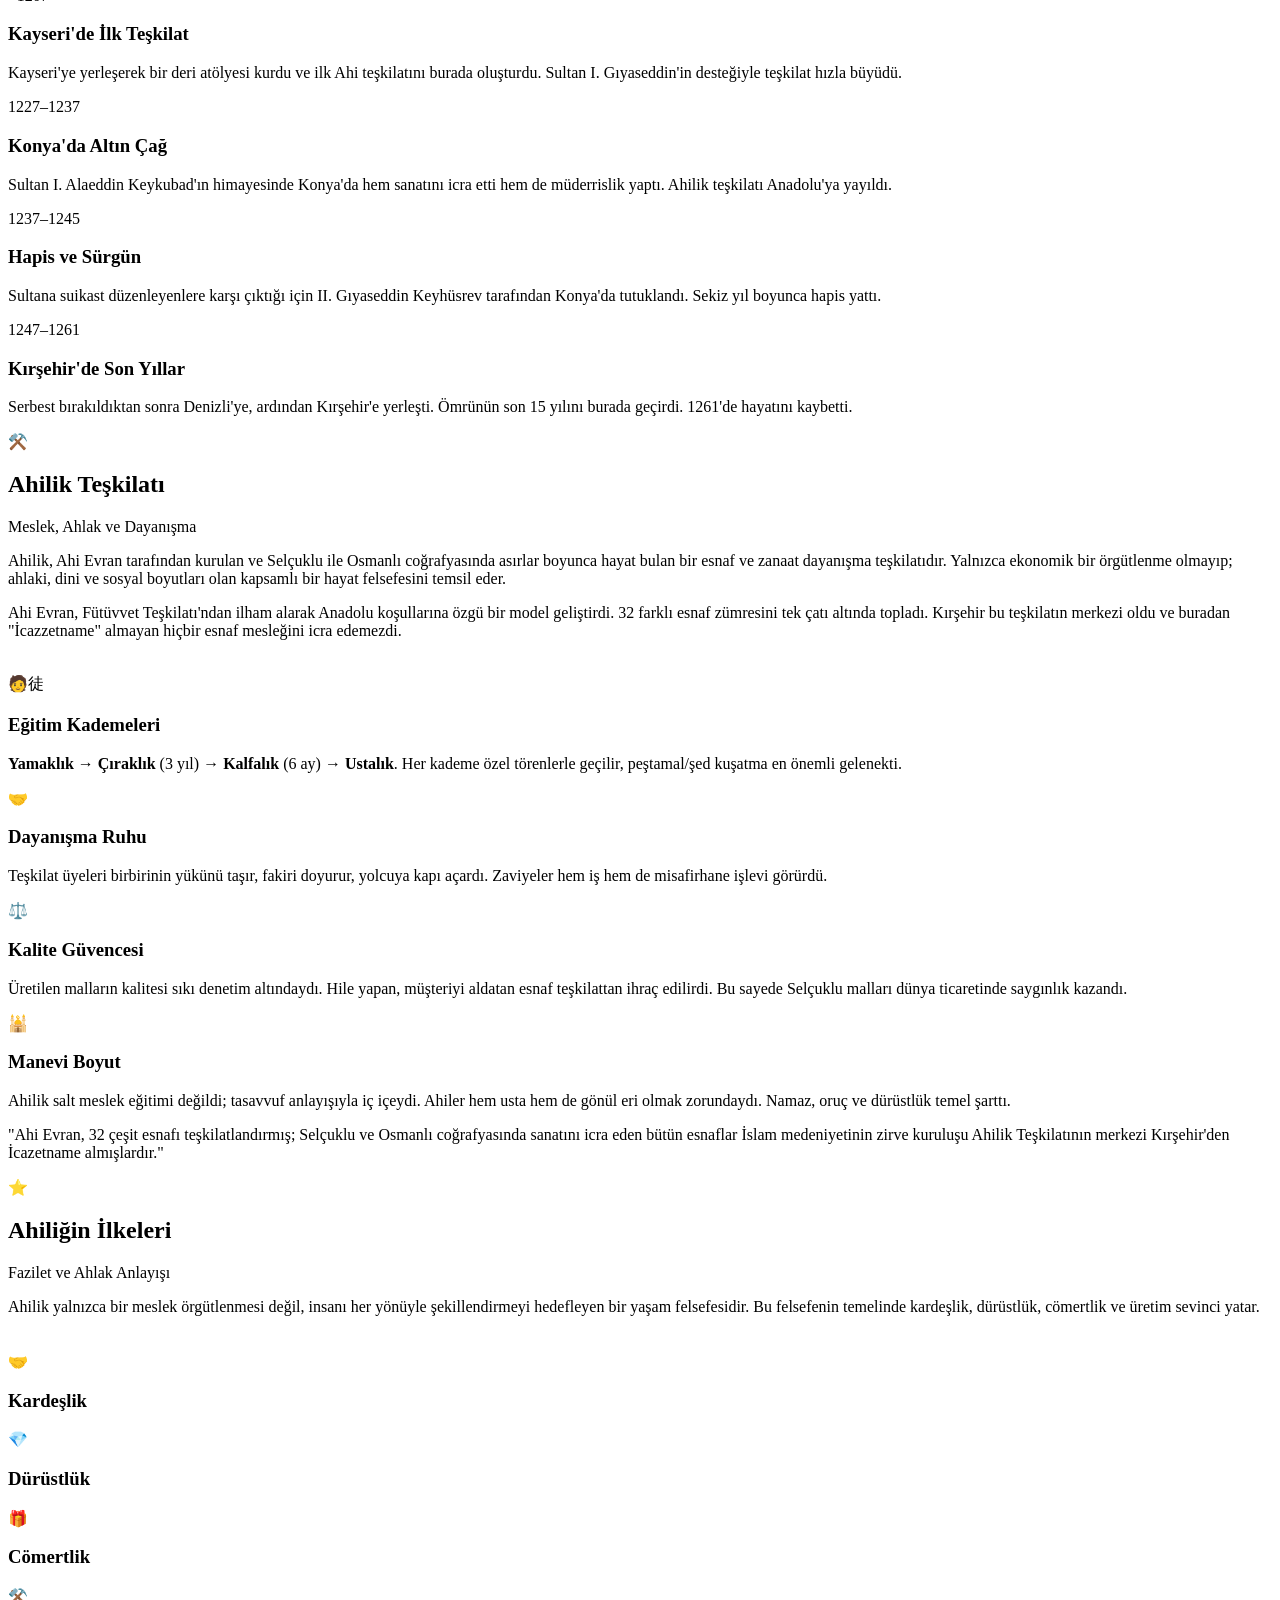
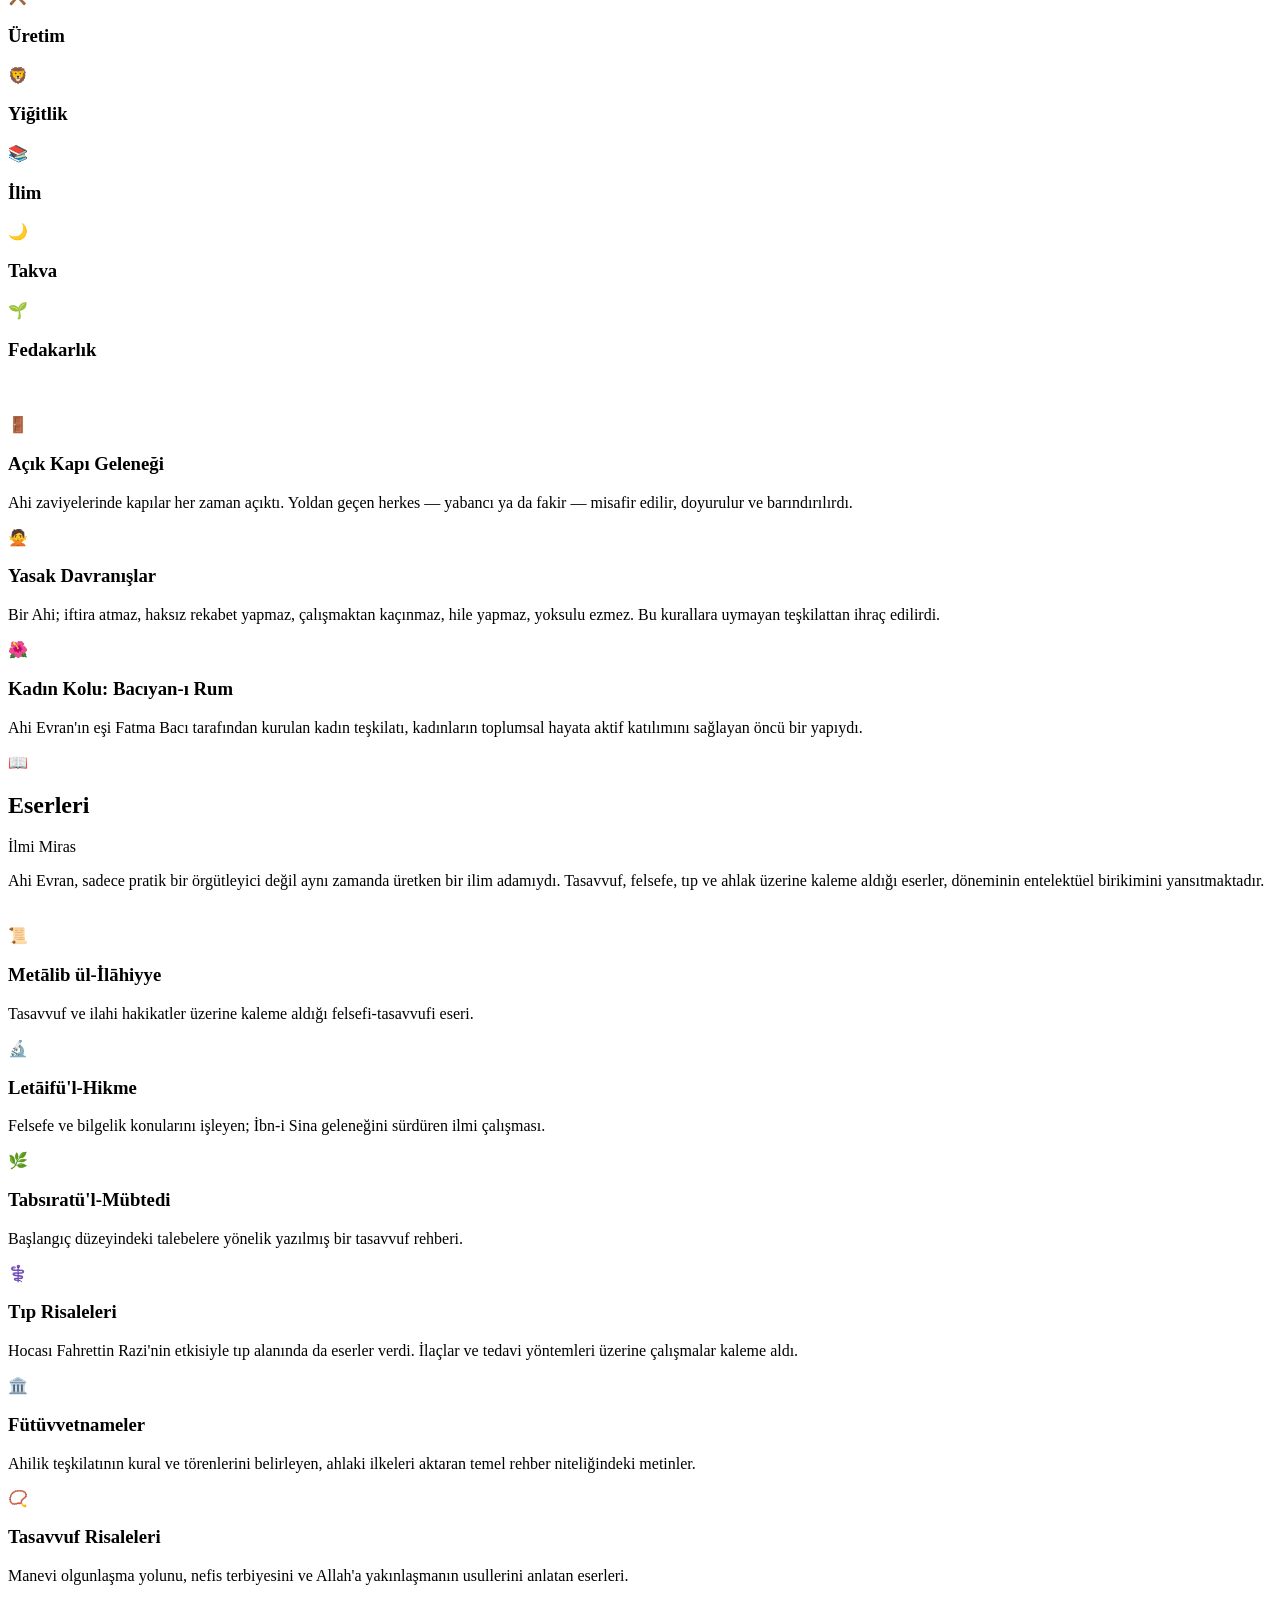
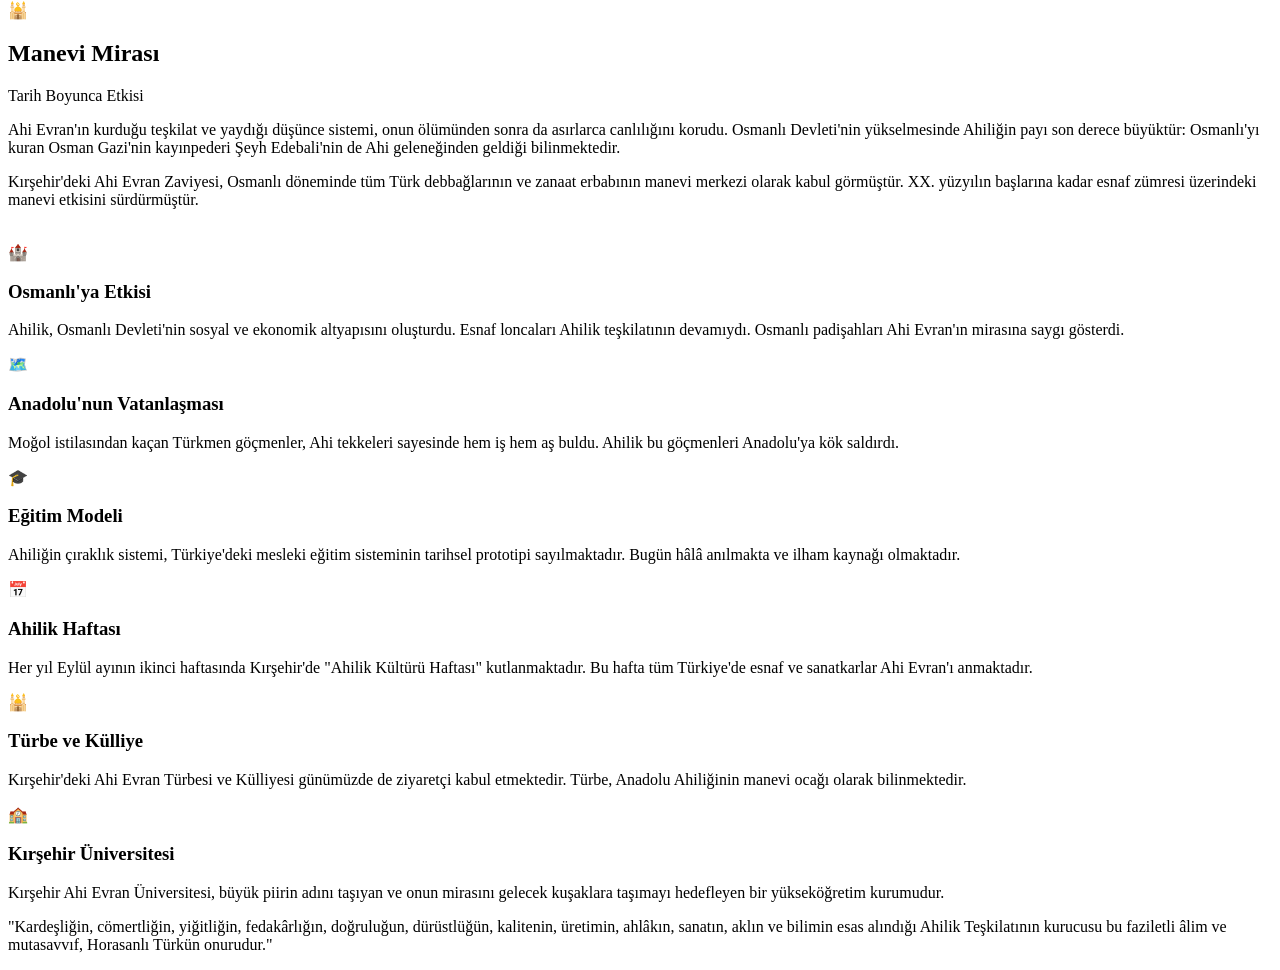
<file: index (1).html>
<!DOCTYPE html>
<html lang="tr">
<head>
  <meta charset="UTF-8" />
  <meta name="viewport" content="width=device-width, initial-scale=1.0" />
  <title>Ahi Evran — Ahilik Teşkilatının Kurucusu</title>
  <link rel="stylesheet" href="style.css" />
</head>
<body>

<!-- ══════════════════════════════
     SIDEBAR
══════════════════════════════ -->
<aside class="sidebar">
  <div class="sidebar-logo">
    <span class="star">✦</span>
    <h2>Ahi Evran<br/>Veli</h2>
  </div>

  <nav>
    <ul>
      <li>
        <a href="#" class="active" onclick="showSection('hakkinda', this)">
          <span class="nav-icon">🌙</span>
          <span class="nav-text">Hakkında</span>
        </a>
      </li>
      <li>
        <a href="#" onclick="showSection('hayati', this)">
          <span class="nav-icon">📜</span>
          <span class="nav-text">Hayatı</span>
        </a>
      </li>
      <li>
        <a href="#" onclick="showSection('ahilik', this)">
          <span class="nav-icon">⚒️</span>
          <span class="nav-text">Ahilik Teşkilatı</span>
        </a>
      </li>
      <li>
        <a href="#" onclick="showSection('ilkeler', this)">
          <span class="nav-icon">⭐</span>
          <span class="nav-text">Ahiliğin İlkeleri</span>
        </a>
      </li>
      <li>
        <a href="#" onclick="showSection('eserler', this)">
          <span class="nav-icon">📖</span>
          <span class="nav-text">Eserleri</span>
        </a>
      </li>
      <li>
        <a href="#" onclick="showSection('mirac', this)">
          <span class="nav-icon">🕌</span>
          <span class="nav-text">Manevi Mirası</span>
        </a>
      </li>
    </ul>
  </nav>

  <div class="sidebar-footer">
    1171 — 1261
  </div>
</aside>

<!-- ══════════════════════════════
     MAIN
══════════════════════════════ -->
<main class="main-wrapper">

  <!-- HERO -->
  <header class="hero">
    <div class="hero-medallion">
      <svg viewBox="0 0 200 200" fill="none" xmlns="http://www.w3.org/2000/svg">
        <polygon points="100,10 122,45 160,35 145,72 175,95 145,118 160,155 122,145 100,180 78,145 40,155 55,118 25,95 55,72 40,35 78,45" stroke="white" stroke-width="2" fill="none"/>
        <circle cx="100" cy="100" r="40" stroke="white" stroke-width="2" fill="none"/>
        <polygon points="100,30 115,85 170,100 115,115 100,170 85,115 30,100 85,85" stroke="white" stroke-width="1.5" fill="none"/>
      </svg>
    </div>
    <div class="hero-content">
      <span class="hero-badge">✦ Türk-İslam Medeniyeti ✦</span>
      <h1>Ahi Evran<span>Veli</span></h1>
      <p class="hero-dates">◈ 1171 · Hoy, Azerbaycan &nbsp;—&nbsp; 1261 · Kırşehir ◈</p>
      <div class="hero-divider"></div>
      <p class="hero-desc">
        Anadolu Ahiliğinin kurucusu, 32 esnaf zümresinin piri, büyük mutasavvıf ve
        düşünür. Kurduğu teşkilatla Anadolu'nun imar ve iktisadi kalkınmasına öncülük
        etmiş, Osmanlı Devleti'nin kuruluşunda belirleyici bir rol üstlenmiştir.
      </p>
    </div>
  </header>

  <div class="content-area">

    <!-- ── HAKKINDA ── -->
    <section id="hakkinda" class="active">
      <div class="section-header">
        <div class="section-icon"><span>🌙</span></div>
        <div>
          <h2>Ahi Evran Kimdir?</h2>
          <p>Genel Bilgi</p>
        </div>
      </div>

      <div class="card-grid">
        <div class="info-card">
          <span class="card-icon">🌍</span>
          <h3>Doğum & Ölüm</h3>
          <p>1171 yılında İran'ın Batı Azerbaycan bölgesindeki Hoy kasabasında dünyaya geldi. 1261 yılında Kırşehir'de hayatını kaybetti. 90 yılı aşkın bir ömür sürdü.</p>
        </div>
        <div class="info-card">
          <span class="card-icon">📛</span>
          <h3>Asıl Adı</h3>
          <p>Gerçek adı <strong>Nasirüddin Mahmud el-Hoyi</strong>'dir. "Evran" lakabı Türkçe'de yılan/ejderha anlamına gelir. Rivayete göre büyük bir yılan ona itaat ettiği için bu adı almıştır.</p>
        </div>
        <div class="info-card">
          <span class="card-icon">🎓</span>
          <h3>İlim & İrfan</h3>
          <p>Fahrettin Razi'den fen ve din bilimlerini öğrendi. Tefsir, hadis, fıkıh, kelam, tıp, felsefe ve kimya alanlarında derin bilgi edindi.</p>
        </div>
        <div class="info-card">
          <span class="card-icon">⚒️</span>
          <h3>Mesleği</h3>
          <p>Asıl mesleği <em>debbağlık</em> (deri tabakçılığı) idi. Kayseri'de bir deri atölyesi kurarak esnaf teşkilatının ilk nüvesini oluşturdu.</p>
        </div>
        <div class="info-card">
          <span class="card-icon">👥</span>
          <h3>Çağdaşları</h3>
          <p>Hacı Bektaş Veli, Mevlana Celaleddin-i Rumi ve Yunus Emre ile aynı dönemde yaşadı. Bu üç büyük isimle hem fikri hem siyasi ilişkisi oldu.</p>
        </div>
        <div class="info-card">
          <span class="card-icon">🏛️</span>
          <h3>Bugünkü Mirası</h3>
          <p>Kırşehir'deki türbesi hâlâ ziyaretçi kabul etmektedir. Ahilik Haftası her yıl Eylül ayında Kırşehir'de kutlanmakta, adını taşıyan üniversite ve okullar bulunmaktadır.</p>
        </div>
      </div>

      <div class="quote-block">
        <p>
          "Onları hiç ölmeyecekmiş gibi bu dünya için, yarın ölecekmiş gibi ahiret için
          çalışan insanlar halinde yetiştirmiştir. Böylece Anadolu'nun iktisadi kalkınmasına
          ve imarına öncülük etmiştir."
        </p>
      </div>
    </section>

    <!-- ── HAYATI ── -->
    <section id="hayati">
      <div class="section-header">
        <div class="section-icon"><span>📜</span></div>
        <div>
          <h2>Hayatı</h2>
          <p>Kronolojik Yaşam Öyküsü</p>
        </div>
      </div>

      <p class="prose">
        Ahi Evran'ın hayatı, 13. yüzyılın siyasi kargaşası ve Moğol istilasının Anadolu'yu kasıp kavurduğu
        bir dönemde geçmiştir. Buna rağmen o, ilim, meslek ve tasavvuf alanındaki faaliyetlerini hiç
        durdurmamış; gittiği her şehirde yeni bir yapılanmanın çekirdeğini oluşturmuştur.
      </p>

      <br>

      <div class="timeline">
        <div class="timeline-item">
          <div class="timeline-year">1171</div>
          <h3>Hoy'da Doğuş</h3>
          <p>İran'ın Batı Azerbaycan bölgesindeki Hoy kasabasında dünyaya geldi. Çocukluğu ve ilk tahsil yılları Azerbaycan'da geçti.</p>
        </div>
        <div class="timeline-item">
          <div class="timeline-year">~1190–1200</div>
          <h3>Horasan ve Maveraünnehir Yolculuğu</h3>
          <p>Gençliğinde Horasan'a giderek ünlü alim Fahrettin Razi'den felsefe, tıp ve din ilimleri öğrendi. İbn-i Sina ve Farabi'nin eserlerinden ilham aldı.</p>
        </div>
        <div class="timeline-item">
          <div class="timeline-year">~1204</div>
          <h3>Bağdat ve Fütüvvet Teşkilatı</h3>
          <p>Hac dönüşünde şeyhi Evhadüddin Kirmani ile tanıştı. Abbasi Halifesi Nasır Lidinillah'ın kurduğu Fütüvvet Teşkilatı'na katıldı. Kirmani'nin kızı Fatma Bacı ile evlendi.</p>
        </div>
        <div class="timeline-item">
          <div class="timeline-year">~1205</div>
          <h3>Anadolu'ya Gelişi</h3>
          <p>Muhyiddin İbn Arabi ve hocası Kirmani ile birlikte Selçuklu Sultanı I. Gıyaseddin Keyhüsrev'in daveti üzerine Anadolu'ya geçti. Konya'ya yerleşti.</p>
        </div>
        <div class="timeline-item">
          <div class="timeline-year">~1207</div>
          <h3>Kayseri'de İlk Teşkilat</h3>
          <p>Kayseri'ye yerleşerek bir deri atölyesi kurdu ve ilk Ahi teşkilatını burada oluşturdu. Sultan I. Gıyaseddin'in desteğiyle teşkilat hızla büyüdü.</p>
        </div>
        <div class="timeline-item">
          <div class="timeline-year">1227–1237</div>
          <h3>Konya'da Altın Çağ</h3>
          <p>Sultan I. Alaeddin Keykubad'ın himayesinde Konya'da hem sanatını icra etti hem de müderrislik yaptı. Ahilik teşkilatı Anadolu'ya yayıldı.</p>
        </div>
        <div class="timeline-item">
          <div class="timeline-year">1237–1245</div>
          <h3>Hapis ve Sürgün</h3>
          <p>Sultana suikast düzenleyenlere karşı çıktığı için II. Gıyaseddin Keyhüsrev tarafından Konya'da tutuklandı. Sekiz yıl boyunca hapis yattı.</p>
        </div>
        <div class="timeline-item">
          <div class="timeline-year">1247–1261</div>
          <h3>Kırşehir'de Son Yıllar</h3>
          <p>Serbest bırakıldıktan sonra Denizli'ye, ardından Kırşehir'e yerleşti. Ömrünün son 15 yılını burada geçirdi. 1261'de hayatını kaybetti.</p>
        </div>
      </div>
    </section>

    <!-- ── AHİLİK ── -->
    <section id="ahilik">
      <div class="section-header">
        <div class="section-icon"><span>⚒️</span></div>
        <div>
          <h2>Ahilik Teşkilatı</h2>
          <p>Meslek, Ahlak ve Dayanışma</p>
        </div>
      </div>

      <p class="prose">
        Ahilik, Ahi Evran tarafından kurulan ve Selçuklu ile Osmanlı coğrafyasında asırlar boyunca
        hayat bulan bir esnaf ve zanaat dayanışma teşkilatıdır. Yalnızca ekonomik bir örgütlenme
        olmayıp; ahlaki, dini ve sosyal boyutları olan kapsamlı bir hayat felsefesini temsil eder.
      </p>
      <p class="prose">
        Ahi Evran, Fütüvvet Teşkilatı'ndan ilham alarak Anadolu koşullarına özgü bir model geliştirdi.
        32 farklı esnaf zümresini tek çatı altında topladı. Kırşehir bu teşkilatın merkezi oldu ve
        buradan "İcazzetname" almayan hiçbir esnaf mesleğini icra edemezdi.
      </p>

      <br>

      <div class="card-grid">
        <div class="info-card">
          <span class="card-icon">🧑‍徒</span>
          <h3>Eğitim Kademeleri</h3>
          <p><strong>Yamaklık</strong> → <strong>Çıraklık</strong> (3 yıl) → <strong>Kalfalık</strong> (6 ay) → <strong>Ustalık</strong>. Her kademe özel törenlerle geçilir, peştamal/şed kuşatma en önemli gelenekti.</p>
        </div>
        <div class="info-card">
          <span class="card-icon">🤝</span>
          <h3>Dayanışma Ruhu</h3>
          <p>Teşkilat üyeleri birbirinin yükünü taşır, fakiri doyurur, yolcuya kapı açardı. Zaviyeler hem iş hem de misafirhane işlevi görürdü.</p>
        </div>
        <div class="info-card">
          <span class="card-icon">⚖️</span>
          <h3>Kalite Güvencesi</h3>
          <p>Üretilen malların kalitesi sıkı denetim altındaydı. Hile yapan, müşteriyi aldatan esnaf teşkilattan ihraç edilirdi. Bu sayede Selçuklu malları dünya ticaretinde saygınlık kazandı.</p>
        </div>
        <div class="info-card">
          <span class="card-icon">🕌</span>
          <h3>Manevi Boyut</h3>
          <p>Ahilik salt meslek eğitimi değildi; tasavvuf anlayışıyla iç içeydi. Ahiler hem usta hem de gönül eri olmak zorundaydı. Namaz, oruç ve dürüstlük temel şarttı.</p>
        </div>
      </div>

      <div class="quote-block">
        <p>
          "Ahi Evran, 32 çeşit esnafı teşkilatlandırmış; Selçuklu ve Osmanlı coğrafyasında sanatını
          icra eden bütün esnaflar İslam medeniyetinin zirve kuruluşu Ahilik Teşkilatının merkezi
          Kırşehir'den İcazetname almışlardır."
        </p>
      </div>
    </section>

    <!-- ── İLKELER ── -->
    <section id="ilkeler">
      <div class="section-header">
        <div class="section-icon"><span>⭐</span></div>
        <div>
          <h2>Ahiliğin İlkeleri</h2>
          <p>Fazilet ve Ahlak Anlayışı</p>
        </div>
      </div>

      <p class="prose" style="margin-bottom: 36px;">
        Ahilik yalnızca bir meslek örgütlenmesi değil, insanı her yönüyle şekillendirmeyi hedefleyen
        bir yaşam felsefesidir. Bu felsefenin temelinde kardeşlik, dürüstlük, cömertlik ve üretim sevinci yatar.
      </p>

      <div class="principles-grid">
        <div class="principle-item">
          <span class="p-icon">🤝</span>
          <h3>Kardeşlik</h3>
        </div>
        <div class="principle-item">
          <span class="p-icon">💎</span>
          <h3>Dürüstlük</h3>
        </div>
        <div class="principle-item">
          <span class="p-icon">🎁</span>
          <h3>Cömertlik</h3>
        </div>
        <div class="principle-item">
          <span class="p-icon">⚒️</span>
          <h3>Üretim</h3>
        </div>
        <div class="principle-item">
          <span class="p-icon">🦁</span>
          <h3>Yiğitlik</h3>
        </div>
        <div class="principle-item">
          <span class="p-icon">📚</span>
          <h3>İlim</h3>
        </div>
        <div class="principle-item">
          <span class="p-icon">🌙</span>
          <h3>Takva</h3>
        </div>
        <div class="principle-item">
          <span class="p-icon">🌱</span>
          <h3>Fedakarlık</h3>
        </div>
      </div>

      <br><br>

      <div class="card-grid">
        <div class="info-card">
          <span class="card-icon">🚪</span>
          <h3>Açık Kapı Geleneği</h3>
          <p>Ahi zaviyelerinde kapılar her zaman açıktı. Yoldan geçen herkes — yabancı ya da fakir — misafir edilir, doyurulur ve barındırılırdı.</p>
        </div>
        <div class="info-card">
          <span class="card-icon">🙅</span>
          <h3>Yasak Davranışlar</h3>
          <p>Bir Ahi; iftira atmaz, haksız rekabet yapmaz, çalışmaktan kaçınmaz, hile yapmaz, yoksulu ezmez. Bu kurallara uymayan teşkilattan ihraç edilirdi.</p>
        </div>
        <div class="info-card">
          <span class="card-icon">🌺</span>
          <h3>Kadın Kolu: Bacıyan-ı Rum</h3>
          <p>Ahi Evran'ın eşi Fatma Bacı tarafından kurulan kadın teşkilatı, kadınların toplumsal hayata aktif katılımını sağlayan öncü bir yapıydı.</p>
        </div>
      </div>
    </section>

    <!-- ── ESERLER ── -->
    <section id="eserler">
      <div class="section-header">
        <div class="section-icon"><span>📖</span></div>
        <div>
          <h2>Eserleri</h2>
          <p>İlmi Miras</p>
        </div>
      </div>

      <p class="prose" style="margin-bottom: 36px;">
        Ahi Evran, sadece pratik bir örgütleyici değil aynı zamanda üretken bir ilim adamıydı.
        Tasavvuf, felsefe, tıp ve ahlak üzerine kaleme aldığı eserler, döneminin entelektüel
        birikimini yansıtmaktadır.
      </p>

      <div class="works-grid">
        <div class="work-item">
          <span class="work-icon">📜</span>
          <h3>Metālib ül-İlāhiyye</h3>
          <p>Tasavvuf ve ilahi hakikatler üzerine kaleme aldığı felsefi-tasavvufi eseri.</p>
        </div>
        <div class="work-item">
          <span class="work-icon">🔬</span>
          <h3>Letāifü'l-Hikme</h3>
          <p>Felsefe ve bilgelik konularını işleyen; İbn-i Sina geleneğini sürdüren ilmi çalışması.</p>
        </div>
        <div class="work-item">
          <span class="work-icon">🌿</span>
          <h3>Tabsıratü'l-Mübtedi</h3>
          <p>Başlangıç düzeyindeki talebelere yönelik yazılmış bir tasavvuf rehberi.</p>
        </div>
        <div class="work-item">
          <span class="work-icon">⚕️</span>
          <h3>Tıp Risaleleri</h3>
          <p>Hocası Fahrettin Razi'nin etkisiyle tıp alanında da eserler verdi. İlaçlar ve tedavi yöntemleri üzerine çalışmalar kaleme aldı.</p>
        </div>
        <div class="work-item">
          <span class="work-icon">🏛️</span>
          <h3>Fütüvvetnameler</h3>
          <p>Ahilik teşkilatının kural ve törenlerini belirleyen, ahlaki ilkeleri aktaran temel rehber niteliğindeki metinler.</p>
        </div>
        <div class="work-item">
          <span class="work-icon">📿</span>
          <h3>Tasavvuf Risaleleri</h3>
          <p>Manevi olgunlaşma yolunu, nefis terbiyesini ve Allah'a yakınlaşmanın usullerini anlatan eserleri.</p>
        </div>
      </div>
    </section>

    <!-- ── MANEVİ MİRAS ── -->
    <section id="mirac">
      <div class="section-header">
        <div class="section-icon"><span>🕌</span></div>
        <div>
          <h2>Manevi Mirası</h2>
          <p>Tarih Boyunca Etkisi</p>
        </div>
      </div>

      <p class="prose">
        Ahi Evran'ın kurduğu teşkilat ve yaydığı düşünce sistemi, onun ölümünden sonra da
        asırlarca canlılığını korudu. Osmanlı Devleti'nin yükselmesinde Ahiliğin payı son
        derece büyüktür: Osmanlı'yı kuran Osman Gazi'nin kayınpederi Şeyh Edebali'nin de
        Ahi geleneğinden geldiği bilinmektedir.
      </p>
      <p class="prose">
        Kırşehir'deki Ahi Evran Zaviyesi, Osmanlı döneminde tüm Türk debbağlarının ve zanaat
        erbabının manevi merkezi olarak kabul görmüştür. XX. yüzyılın başlarına kadar esnaf
        zümresi üzerindeki manevi etkisini sürdürmüştür.
      </p>

      <br>

      <div class="card-grid">
        <div class="info-card">
          <span class="card-icon">🏰</span>
          <h3>Osmanlı'ya Etkisi</h3>
          <p>Ahilik, Osmanlı Devleti'nin sosyal ve ekonomik altyapısını oluşturdu. Esnaf loncaları Ahilik teşkilatının devamıydı. Osmanlı padişahları Ahi Evran'ın mirasına saygı gösterdi.</p>
        </div>
        <div class="info-card">
          <span class="card-icon">🗺️</span>
          <h3>Anadolu'nun Vatanlaşması</h3>
          <p>Moğol istilasından kaçan Türkmen göçmenler, Ahi tekkeleri sayesinde hem iş hem aş buldu. Ahilik bu göçmenleri Anadolu'ya kök saldırdı.</p>
        </div>
        <div class="info-card">
          <span class="card-icon">🎓</span>
          <h3>Eğitim Modeli</h3>
          <p>Ahiliğin çıraklık sistemi, Türkiye'deki mesleki eğitim sisteminin tarihsel prototipi sayılmaktadır. Bugün hâlâ anılmakta ve ilham kaynağı olmaktadır.</p>
        </div>
        <div class="info-card">
          <span class="card-icon">📅</span>
          <h3>Ahilik Haftası</h3>
          <p>Her yıl Eylül ayının ikinci haftasında Kırşehir'de "Ahilik Kültürü Haftası" kutlanmaktadır. Bu hafta tüm Türkiye'de esnaf ve sanatkarlar Ahi Evran'ı anmaktadır.</p>
        </div>
        <div class="info-card">
          <span class="card-icon">🕌</span>
          <h3>Türbe ve Külliye</h3>
          <p>Kırşehir'deki Ahi Evran Türbesi ve Külliyesi günümüzde de ziyaretçi kabul etmektedir. Türbe, Anadolu Ahiliğinin manevi ocağı olarak bilinmektedir.</p>
        </div>
        <div class="info-card">
          <span class="card-icon">🏫</span>
          <h3>Kırşehir Üniversitesi</h3>
          <p>Kırşehir Ahi Evran Üniversitesi, büyük piirin adını taşıyan ve onun mirasını gelecek kuşaklara taşımayı hedefleyen bir yükseköğretim kurumudur.</p>
        </div>
      </div>

      <div class="quote-block">
        <p>
          "Kardeşliğin, cömertliğin, yiğitliğin, fedakârlığın, doğruluğun, dürüstlüğün,
          kalitenin, üretimin, ahlâkın, sanatın, aklın ve bilimin esas alındığı Ahilik
          Teşkilatının kurucusu bu faziletli âlim ve mutasavvıf, Horasanlı Türkün onurudur."
        </p>
      </div>
    </section>

  </div><!-- /content-area -->
</main>

<script>
  function showSection(id, linkEl) {
    // Hide all sections
    document.querySelectorAll('section').forEach(s => s.classList.remove('active'));
    // Show target
    document.getElementById(id).classList.add('active');
    // Update nav active state
    document.querySelectorAll('nav a').forEach(a => a.classList.remove('active'));
    linkEl.classList.add('active');
    // Prevent default
    event.preventDefault();
  }
</script>

</body>
</html>
</file>
<file: style.css>
// ── HAMBURGER MENÜ YÖNETİMİ ────────────────────────────────
const hamburger = document.querySelector('.hamburger');
const mobileNav = document.querySelector('.mobile-nav');
const body = document.body;

if (hamburger && mobileNav) {
  const toggleMenu = () => {
    const isOpen = mobileNav.classList.toggle('open');
    hamburger.classList.toggle('active');
    body.style.overflow = isOpen ? 'hidden' : '';
  };

  hamburger.addEventListener('click', toggleMenu);

  // Linklere tıklandığında menüyü kapat ve ilgili bölüme git
  mobileNav.querySelectorAll('a').forEach(link => {
    link.addEventListener('click', () => {
      mobileNav.classList.remove('open');
      hamburger.classList.remove('active');
      body.style.overflow = '';
    });
  });
}

// ── TEMA YÖNETİMİ ──────────────────────────────────────────
const themeBtn = document.querySelector('.theme-toggle');
const currentTheme = localStorage.getItem('theme') || 'light';

document.documentElement.setAttribute('data-theme', currentTheme);

if (themeBtn) {
  themeBtn.addEventListener('click', () => {
    const newTheme = document.documentElement.getAttribute('data-theme') === 'light' ? 'dark' : 'light';
    document.documentElement.setAttribute('data-theme', newTheme);
    localStorage.setItem('theme', newTheme);
  });
}

// Reveal Scroll (Mevcut kodunuzu koruyabilirsiniz, gayet iyi çalışıyor)
</file>
